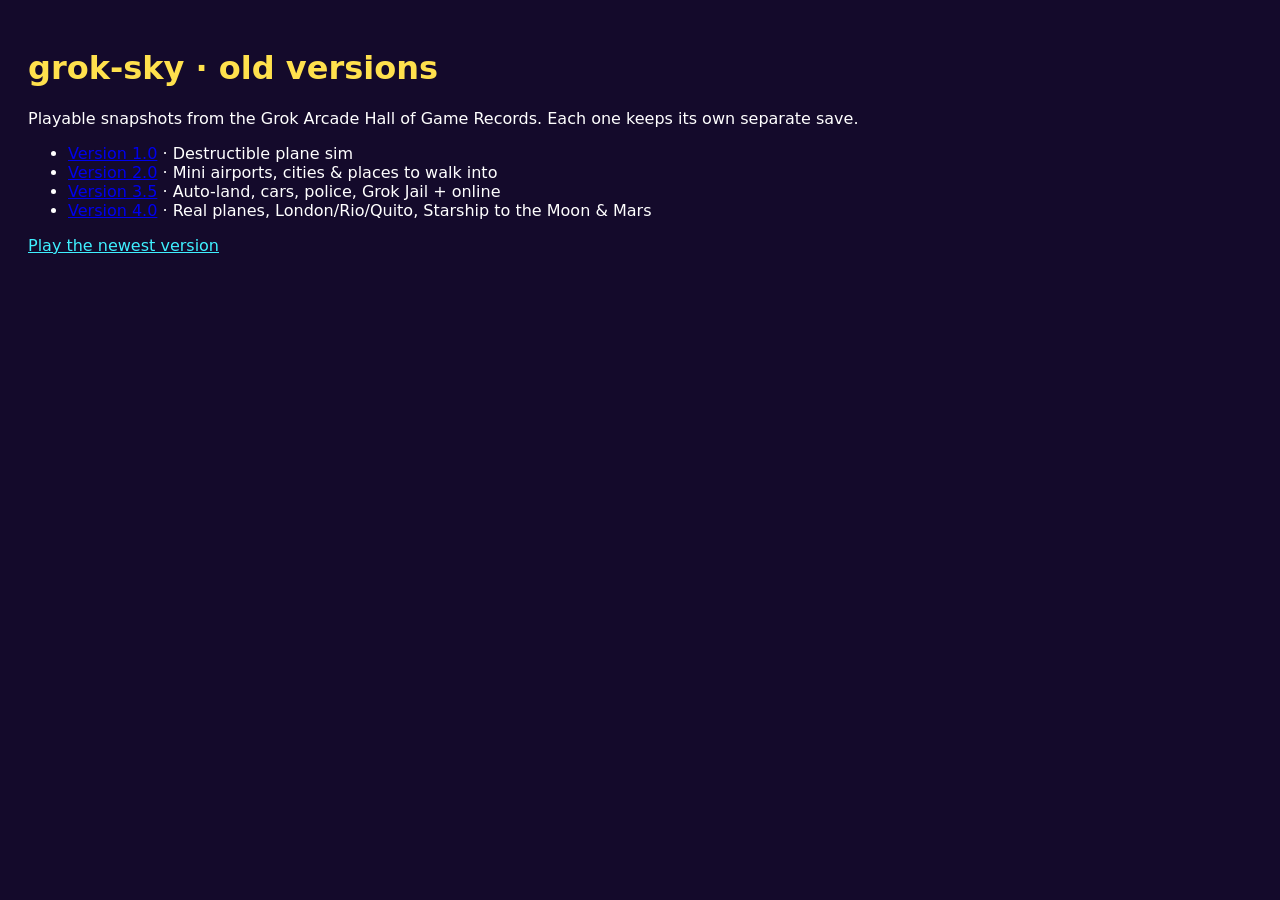
<file: versions/index.html>
<!doctype html><meta charset="utf-8"><meta name="viewport" content="width=device-width,initial-scale=1"><meta name="robots" content="noindex"><title>grok-sky old versions</title><body style="font-family:system-ui;background:#140a2b;color:#fff;padding:20px"><h1 style="color:#ffe14d">grok-sky &middot; old versions</h1><p>Playable snapshots from the Grok Arcade Hall of Game Records. Each one keeps its own separate save.</p><ul><li><a href="v1/">Version 1.0</a> &middot; Destructible plane sim</li><li><a href="v2/">Version 2.0</a> &middot; Mini airports, cities & places to walk into</li><li><a href="v3-5/">Version 3.5</a> &middot; Auto-land, cars, police, Grok Jail + online</li><li><a href="v4/">Version 4.0</a> &middot; Real planes, London/Rio/Quito, Starship to the Moon & Mars</li></ul><p><a style="color:#3ff0ff" href="../">Play the newest version</a></p>
</file>
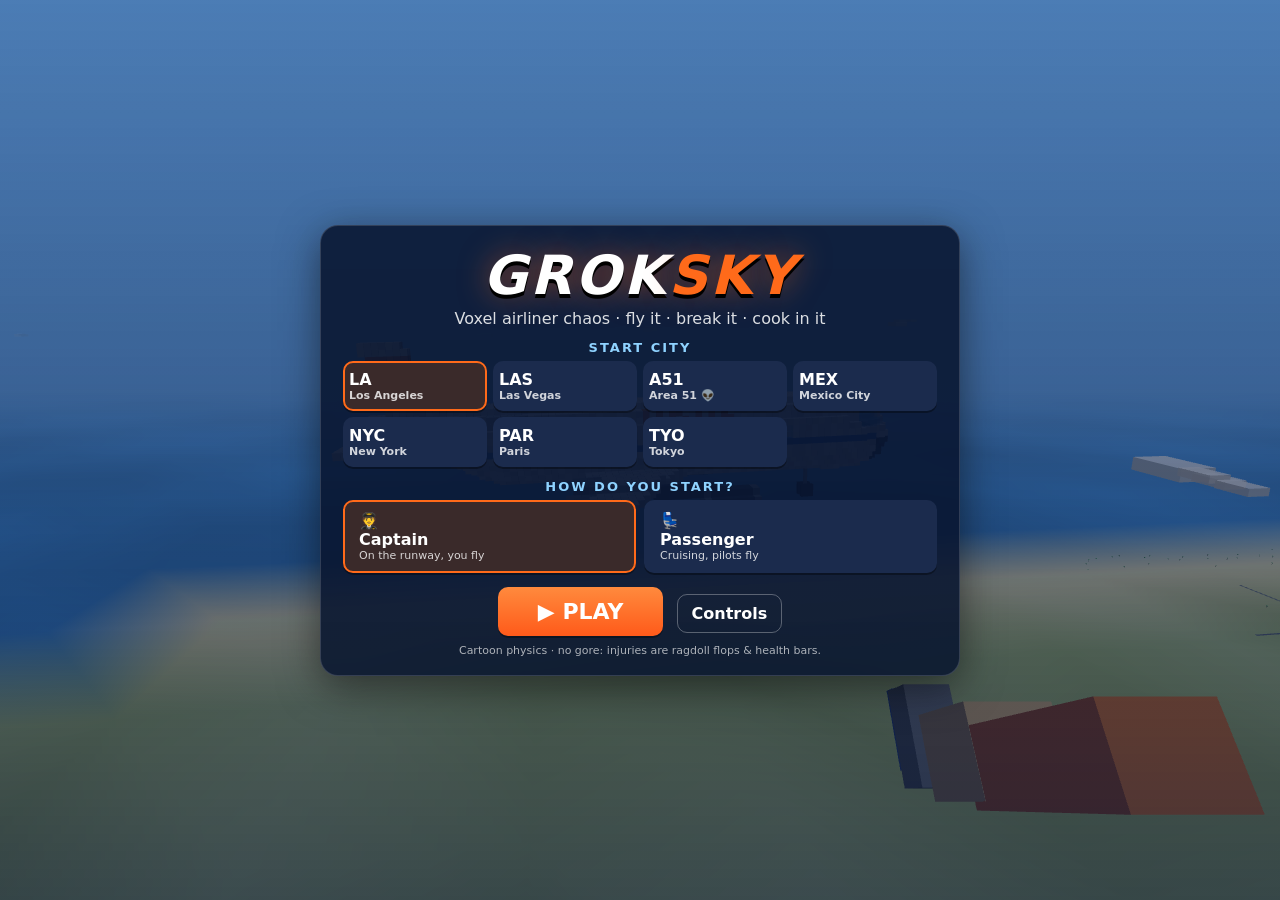
<file: versions/v1/index.html>
<!DOCTYPE html>
<html lang="en">
<head>
<script>/* Grok Arcade Hall of Game Records: archived old version 1.0 of grok-sky. Saves are kept separate from the newest version. */
(function(){var P='grokOldVersion.grok-sky.v1:';try{var S=Storage.prototype,g=S.getItem,s=S.setItem,r=S.removeItem;function L(t){try{return t===window.localStorage;}catch(e){return false;}}
S.getItem=function(k){return g.call(this,L(this)?P+k:k);};S.setItem=function(k,v){return s.call(this,L(this)?P+k:k,v);};S.removeItem=function(k){return r.call(this,L(this)?P+k:k);};}catch(e){}
window.GROK_OLD_VERSION={repo:'grok-sky',label:'v1',ver:'1.0',prefix:P};
function badge(){try{var d=document.createElement('div');d.id='grokOldVerBadge';d.setAttribute('style','position:fixed;left:50%;top:6px;transform:translateX(-50%);z-index:2147483647;background:rgba(20,10,43,.92);color:#ffe14d;font:bold 12px/1.3 system-ui,sans-serif;padding:6px 12px;border-radius:14px;border:2px solid #ff4fd8;box-shadow:0 2px 10px rgba(0,0,0,.4);pointer-events:none;transition:opacity .8s;text-align:center;max-width:90vw');d.textContent='\uD83D\uDCFC OLD VERSION 1.0 \u00b7 from the Hall of Game Records \u00b7 separate save';document.body.appendChild(d);setTimeout(function(){d.style.opacity='0';},6000);setTimeout(function(){if(d.parentNode)d.parentNode.removeChild(d);},7000);}catch(e){}}
if(document.readyState==='loading')document.addEventListener('DOMContentLoaded',badge);else badge();})();</script>
<meta name="robots" content="noindex">

<meta charset="utf-8">
<meta name="viewport" content="width=device-width, initial-scale=1, maximum-scale=1, user-scalable=no, viewport-fit=cover">
<meta name="apple-mobile-web-app-capable" content="yes">
<meta name="theme-color" content="#0b1a33">
<title>GROK SKY — Voxel Airliner Chaos</title>
<link rel="icon" href="data:image/svg+xml,%3Csvg xmlns=%22http://www.w3.org/2000/svg%22 viewBox=%220 0 16 16%22%3E%3Ctext y=%2214%22 font-size=%2214%22%3E%E2%9C%88%3C/text%3E%3C/svg%3E">
<link rel="stylesheet" href="style.css">
</head>
<body>
<div id="game"></div>

<div id="hud">
  <div id="hud-tl">
    <div class="logo-s">GROK<span>SKY</span></div>
    <div id="h-city">—</div>
    <div id="h-mode">—</div>
    <div id="h-obj"></div>
  </div>
  <div id="compass">N 000°</div>
  <div id="instr">
    <div class="row"><label>ALT</label><span id="i-alt">0 ft</span></div>
    <div class="row"><label>SPD</label><span id="i-spd">0 kts</span></div>
    <div class="row"><label>V/S</label><span id="i-vs">0</span></div>
    <div class="row"><label>HDG</label><span id="i-hdg">000°</span></div>
    <div class="row thr"><label>THR</label><div class="thrbar"><i id="i-thr"></i></div><span id="i-thrv">0%</span></div>
    <div id="i-flags"></div>
  </div>
  <canvas id="minimap" width="150" height="150"></canvas>
  <div id="vitals">
    <div class="bar"><label>❤️ HP</label><div><i id="v-hp" class="hp"></i></div><span id="v-hpt">100</span></div>
    <div class="bar"><label>🫁 O₂</label><div><i id="v-o2" class="o2"></i></div><span id="v-o2t">100</span></div>
    <div class="bar"><label>🎈 CABIN</label><div><i id="v-cab" class="cab"></i></div><span id="v-cabt">100%</span></div>
    <div class="bar"><label>✈️ PLANE</label><div><i id="v-int" class="int"></i></div><span id="v-intt">100%</span></div>
  </div>
  <div id="toolbar"></div>
  <div id="cross"></div>
  <div id="prompt"></div>
  <div id="alerts"></div>
  <div id="toasts"></div>
  <div id="labels"></div>
  <div id="vignette"></div>
  <div id="woozy"></div>
  <div id="flash"></div>
</div>

<div id="touch">
  <div id="joyzone"><div id="joybase"><div id="joyknob"></div></div></div>
  <div id="lookzone"></div>
  <div id="tbtns">
    <button class="tb big" data-act="action" data-hold="action">💥<small>ACTION</small></button>
    <button class="tb" data-act="interact">✋<small>USE</small></button>
    <button class="tb" data-act="grab">🫳<small>GRAB</small></button>
    <button class="tb" data-act="jump" data-hold="jump">⤒<small>JUMP</small></button>
  </div>
  <div id="ttop">
    <button class="ts" data-act="toolNext">🔧</button>
    <button class="ts" data-act="cam">🎥</button>
    <button class="ts" data-act="map">🗺</button>
    <button class="ts" data-act="pause">⏸</button>
  </div>
  <div id="tpilot">
    <button class="ts" data-act="gear">GEAR</button>
    <button class="ts" data-act="flaps">FLAP</button>
    <button class="ts" data-act="ap">AP</button>
    <button class="ts" data-act="brakeE" data-hold="brake">BRK</button>
    <button class="ts" data-act="yawLE" data-hold="yawL">◀</button>
    <button class="ts" data-act="yawRE" data-hold="yawR">▶</button>
  </div>
  <div id="thrtrack"><div id="thrknob">THR</div></div>
</div>

<div id="title" class="screen show">
  <div class="card">
    <h1 class="logo">GROK<span>SKY</span></h1>
    <p class="tag">Voxel airliner chaos · fly it · break it · cook in it</p>
    <h3>Start city</h3>
    <div id="cities"></div>
    <h3>How do you start?</h3>
    <div class="modes">
      <button class="mode sel" data-mode="pilot">🧑‍✈️ <b>Captain</b><span>On the runway, you fly</span></button>
      <button class="mode" data-mode="cabin">💺 <b>Passenger</b><span>Cruising, pilots fly</span></button>
    </div>
    <button id="play" class="go">▶ PLAY</button>
    <button id="t-help" class="small">Controls</button>
    <p class="fine">Cartoon physics · no gore: injuries are ragdoll flops &amp; health bars.</p>
  </div>
</div>

<div id="pause" class="screen">
  <div class="card">
    <h2>⏸ Paused</h2>
    <div class="grid2">
      <button id="p-resume" class="go">▶ Resume</button>
      <button id="p-map">🗺 Flight map / fast travel</button>
      <button id="p-pax">➕ Add passenger</button>
      <button id="p-crew">➕ Add crew</button>
      <button id="p-invert">Invert pitch: OFF</button>
      <button id="p-mute">Sound: ON</button>
      <button id="p-quality">Graphics</button>
      <button id="p-restart">↻ Restart flight</button>
      <button id="p-title">🏠 Title screen</button>
    </div>
    <h3>Achievements</h3>
    <div id="achlist"></div>
  </div>
</div>

<div id="over" class="screen">
  <div class="card">
    <h2 id="o-title">💥 CRASHED!</h2>
    <p id="o-sub"></p>
    <p id="o-stats"></p>
    <div class="grid2">
      <button id="o-retry" class="go">↻ Retry</button>
      <button id="o-map">🗺 Fast travel (new plane)</button>
      <button id="o-explore">🚶 Explore the wreck</button>
      <button id="o-titlebtn">🏠 Title</button>
    </div>
  </div>
</div>

<div id="mapScreen" class="screen">
  <div class="card wide">
    <h2>🗺 Flight plan — fast travel</h2>
    <canvas id="bigmap" width="660" height="400"></canvas>
    <div id="maplist"></div>
    <button id="m-close">✕ Close</button>
  </div>
</div>

<div id="cook" class="panel">
  <h2>🍳 Galley oven</h2>
  <p>Pick 1–3 ingredients. Check the labels... some of these have been in the fridge a <i>while</i>.</p>
  <div id="cook-ings"></div>
  <div class="row"><button id="cook-go" class="go">🔥 Into the oven</button><button id="cook-x">Cancel</button></div>
  <p class="fine">Take the tray out at 7–10 s for PERFECT. Too long and it burns... much too long and you'll need the extinguisher.</p>
</div>

<div id="keypad" class="panel">
  <h2>🔒 Flight deck access</h2>
  <div id="kp-disp">____</div>
  <div class="kp">
    <button data-k="1">1</button><button data-k="2">2</button><button data-k="3">3</button>
    <button data-k="4">4</button><button data-k="5">5</button><button data-k="6">6</button>
    <button data-k="7">7</button><button data-k="8">8</button><button data-k="9">9</button>
    <button data-k="C">⌫</button><button data-k="0">0</button><button data-k="E">✔</button>
  </div>
  <button id="kp-x">Close</button>
</div>

<div id="help" class="panel">
  <h2>Controls</h2>
  <div class="cols">
    <div><h3>🖥 Desktop</h3>
      <p><b>On foot:</b> WASD move · mouse look · Space jump · F use/interact · Left click tool · Right click (or R) grab/throw · X drop · 1-3 tools (hands/hammer/crowbar) · V camera · Tab map · Esc pause · P add passenger · M mute</p>
      <p><b>Pilot:</b> W/S pitch (W = nose down) · A/D roll · Q/E rudder · Shift/Ctrl throttle · G gear · Z flaps · B brakes · T autopilot · V chase/cockpit camera · F leave seat</p></div>
    <div><h3>📱 Phone</h3>
      <p>Left thumb: joystick (walk / pitch+roll) · Right side: drag to look · 💥 ACTION = use tool / spray · ✋ USE = interact · 🫳 GRAB = grab/throw · ⤒ JUMP (also parachute!) · 🔧 cycle tool · 🎥 camera · 🗺 map</p>
      <p><b>Pilot:</b> THR slider on the right, GEAR / FLAP / AP / BRK / ◀ ▶ rudder.</p></div>
  </div>
  <p class="fine">Tips: Takeoff ≈ 130 kts with flaps 1. Approach ≈ 140-150 kts, flaps 2, gear down. Masks drop when the cabin depressurises — stand near one and press USE. Below 10,000 ft the air is breathable.</p>
  <button id="help-x">Close</button>
</div>

<script src="three.min.js"></script>
<script src="js/util.js"></script>
<script src="js/voxel.js"></script>
<script src="js/world.js"></script>
<script src="js/plane.js"></script>
<script src="js/people.js"></script>
<script src="js/input.js"></script>
<script src="js/player.js"></script>
<script src="js/game.js"></script>
</body>
</html>
</file>
<file: versions/v1/style.css>
* { box-sizing: border-box; -webkit-tap-highlight-color: transparent; }
html, body { margin: 0; height: 100%; overflow: hidden; background: #0b1a33; font-family: system-ui, -apple-system, "Segoe UI", Roboto, sans-serif; color: #fff; user-select: none; -webkit-user-select: none; touch-action: none; }
#game canvas { display: block; width: 100vw; height: 100vh; }
button { font: inherit; cursor: pointer; border: 0; border-radius: 10px; padding: 9px 14px; background: #24365a; color: #fff; font-weight: 600; box-shadow: 0 2px 0 rgba(0,0,0,.35); }
button:hover { filter: brightness(1.15); }
button:disabled { opacity: .45; }
button.go { background: linear-gradient(#ff8a3d, #ff5a1a); color: #fff; }

/* ---------- HUD ---------- */
#hud { position: fixed; inset: 0; pointer-events: none; display: none; }
body.playing #hud { display: block; }
#hud-tl { position: absolute; left: calc(10px + env(safe-area-inset-left)); top: calc(8px + env(safe-area-inset-top)); max-width: 42vw; text-shadow: 0 1px 2px #000; font-size: 13px; }
.logo-s { font-weight: 900; letter-spacing: 1px; font-size: 15px; }
.logo-s span, .logo span { color: #ff6a1a; }
#h-city { font-weight: 700; }
#h-mode { opacity: .9; font-size: 12px; }
#h-obj { margin-top: 4px; font-size: 11.5px; background: rgba(0,0,0,.35); padding: 4px 7px; border-radius: 6px; max-width: 340px; }
#compass { position: absolute; left: 50%; top: calc(6px + env(safe-area-inset-top)); transform: translateX(-50%); background: rgba(0,0,0,.45); padding: 3px 12px; border-radius: 12px; font-weight: 800; font-size: 13px; letter-spacing: 1px; }
#instr { position: absolute; left: calc(10px + env(safe-area-inset-left)); top: 50%; transform: translateY(-50%); background: rgba(5,15,35,.55); border: 1px solid rgba(255,255,255,.15); padding: 7px 9px; border-radius: 10px; font-family: ui-monospace, Menlo, Consolas, monospace; font-size: 13px; min-width: 150px; }
#instr .row { display: flex; gap: 8px; align-items: center; line-height: 1.5; }
#instr label { color: #8fd3ff; width: 30px; font-size: 11px; }
#instr span { font-weight: 700; }
.thrbar { width: 60px; height: 10px; background: rgba(255,255,255,.15); border-radius: 5px; overflow: hidden; position: relative; }
.thrbar i { position: absolute; left: 0; top: 0; bottom: 0; width: 0; background: #ff8a3d; transition: none; }
#i-flags { display: flex; gap: 4px; margin-top: 5px; flex-wrap: wrap; }
#i-flags b { font-size: 10px; padding: 2px 5px; border-radius: 4px; background: rgba(255,255,255,.1); color: #aab; }
#i-flags b.on { background: #2ecc71; color: #032; }
#i-flags b.bad { background: #e74c3c; color: #fff; }
#minimap { position: absolute; right: calc(10px + env(safe-area-inset-right)); top: calc(8px + env(safe-area-inset-top)); width: 150px; height: 150px; border-radius: 50%; box-shadow: 0 2px 8px rgba(0,0,0,.5); }
#vitals { position: absolute; left: calc(10px + env(safe-area-inset-left)); bottom: calc(10px + env(safe-area-inset-bottom)); background: rgba(5,15,35,.5); padding: 6px 8px; border-radius: 10px; font-size: 11px; width: 210px; }
.bar { display: flex; align-items: center; gap: 6px; margin: 2px 0; }
.bar label { width: 66px; white-space: nowrap; }
.bar div { flex: 1; height: 9px; background: rgba(255,255,255,.15); border-radius: 5px; overflow: hidden; }
.bar i { display: block; height: 100%; width: 100%; }
.bar span { width: 40px; text-align: right; font-weight: 700; }
i.hp { background: #3ddc5a; } i.o2 { background: #4fc3ff; } i.cab { background: #c39bff; } i.int { background: #ffb13d; }
#toolbar { position: absolute; left: 50%; bottom: calc(10px + env(safe-area-inset-bottom)); transform: translateX(-50%); display: flex; gap: 6px; font-size: 12px; }
#toolbar span { background: rgba(0,0,0,.45); padding: 5px 8px; border-radius: 8px; opacity: .7; white-space: nowrap; }
#toolbar span.sel { opacity: 1; background: rgba(255,106,26,.8); }
#toolbar span.code { opacity: 1; background: #2e7d32; }
#cross { position: absolute; left: 50%; top: 50%; width: 6px; height: 6px; margin: -3px 0 0 -3px; border-radius: 50%; background: #fff; box-shadow: 0 0 3px #000; }
body.pilot #cross { display: none; }
#prompt { position: absolute; left: 50%; top: 58%; transform: translateX(-50%); background: rgba(0,0,0,.6); padding: 6px 12px; border-radius: 8px; font-weight: 700; font-size: 14px; display: none; white-space: nowrap; max-width: 90vw; overflow: hidden; text-overflow: ellipsis; }
#alerts { position: absolute; left: 50%; top: 40px; transform: translateX(-50%); text-align: center; }
#alerts div { background: rgba(200,20,20,.75); margin: 3px auto; padding: 4px 12px; border-radius: 8px; font-weight: 800; font-size: 13px; animation: blink 1s infinite; width: max-content; max-width: 70vw; }
@keyframes blink { 50% { opacity: .65; } }
#toasts { position: absolute; right: calc(12px + env(safe-area-inset-right)); top: 170px; width: 300px; display: flex; flex-direction: column; gap: 5px; align-items: flex-end; }
.toast { background: rgba(10,20,45,.85); border-left: 4px solid #8fd3ff; padding: 6px 10px; border-radius: 8px; font-size: 12.5px; transition: opacity .8s; max-width: 300px; }
.toast.good { border-color: #3ddc5a; } .toast.bad { border-color: #ff4b4b; } .toast.warn { border-color: #ffc23d; } .toast.ach { border-color: #ffd700; background: rgba(60,45,0,.9); }
.toast.fade { opacity: 0; }
#labels { position: absolute; inset: 0; overflow: hidden; }
.plabel { position: absolute; left: 0; top: 0; display: none; text-align: center; }
.plabel .say { background: #fff; color: #222; font-size: 12px; font-weight: 700; padding: 3px 7px; border-radius: 9px; margin-bottom: 3px; white-space: nowrap; box-shadow: 0 1px 3px rgba(0,0,0,.4); }
.plabel .hpb { width: 46px; height: 6px; background: rgba(0,0,0,.5); border-radius: 3px; margin: 0 auto; overflow: hidden; }
.plabel .hpb i { display: block; height: 100%; }
#vignette { position: absolute; inset: 0; background: radial-gradient(circle, transparent 30%, #000 85%); opacity: 0; }
#woozy { position: absolute; inset: 0; background: radial-gradient(circle, rgba(120,255,80,.0) 40%, rgba(90,200,40,.9) 100%); opacity: 0; transition: opacity 1s; }
#flash { position: absolute; inset: 0; background: rgba(255,60,60,.6); opacity: 0; transition: opacity .25s; }

/* ---------- screens ---------- */
.screen { position: fixed; inset: 0; display: none; align-items: center; justify-content: center; background: rgba(5,12,30,.55); z-index: 20; padding: env(safe-area-inset-top) env(safe-area-inset-right) env(safe-area-inset-bottom) env(safe-area-inset-left); }
.screen.show { display: flex; }
#title { background: linear-gradient(rgba(10,25,60,.35), rgba(10,25,60,.75)); }
.card { background: rgba(10,22,48,.88); border: 1px solid rgba(255,255,255,.15); border-radius: 18px; padding: 18px 22px; max-width: 640px; width: calc(100% - 20px); max-height: calc(100% - 16px); overflow-y: auto; text-align: center; box-shadow: 0 10px 40px rgba(0,0,0,.5); }
.card.wide { max-width: 760px; }
.logo { font-size: 54px; font-weight: 900; margin: 0; letter-spacing: 3px; text-shadow: 0 4px 0 #000, 0 0 30px rgba(255,106,26,.5); font-style: italic; }
.tag { margin: 2px 0 10px; opacity: .85; }
.card h3 { margin: 12px 0 6px; font-size: 13px; text-transform: uppercase; letter-spacing: 2px; color: #8fd3ff; }
#cities { display: grid; grid-template-columns: repeat(4, 1fr); gap: 6px; }
.city { display: flex; flex-direction: column; padding: 7px 4px; background: #1b2b4d; border: 2px solid transparent; }
.city b { font-size: 16px; } .city span { font-size: 11px; opacity: .8; }
.city.sel, .mode.sel { border-color: #ff6a1a; background: #3a2a2a; }
.modes { display: flex; gap: 8px; justify-content: center; }
.mode { display: flex; flex-direction: column; flex: 1; border: 2px solid transparent; background: #1b2b4d; }
.mode span { font-size: 11px; opacity: .8; font-weight: 400; }
#play { margin-top: 14px; font-size: 22px; padding: 12px 40px; }
.small { margin-left: 8px; background: transparent; border: 1px solid rgba(255,255,255,.3); box-shadow: none; }
.fine { font-size: 11px; opacity: .65; margin: 8px 0 0; }
.grid2 { display: grid; grid-template-columns: 1fr 1fr; gap: 7px; margin-top: 8px; }
#achlist { display: grid; grid-template-columns: 1fr 1fr; gap: 4px; text-align: left; font-size: 12px; }
#achlist div { opacity: .4; background: rgba(255,255,255,.05); padding: 4px 6px; border-radius: 6px; }
#achlist div.got { opacity: 1; background: rgba(255,215,0,.15); }
#achlist small { display: block; opacity: .7; }
#bigmap { width: 100%; height: auto; border-radius: 10px; }
#maplist { display: grid; grid-template-columns: 1fr 1fr; gap: 5px; margin: 8px 0; }
.mrow { display: flex; gap: 5px; align-items: center; background: rgba(255,255,255,.05); padding: 4px 6px; border-radius: 8px; }
.mrow b { flex: 1; text-align: left; font-size: 13px; }
.mrow button { padding: 6px 8px; font-size: 12px; }

/* ---------- panels ---------- */
.panel { position: fixed; left: 50%; top: 50%; transform: translate(-50%, -50%); background: rgba(10,22,48,.95); border: 1px solid rgba(255,255,255,.2); border-radius: 16px; padding: 14px 18px; z-index: 30; display: none; width: min(560px, calc(100vw - 20px)); max-height: calc(100vh - 16px); overflow-y: auto; text-align: center; }
.panel.show { display: block; }
.panel h2 { margin: 0 0 6px; }
.panel p { margin: 4px 0 8px; font-size: 13px; }
#cook-ings { display: grid; grid-template-columns: repeat(3, 1fr); gap: 6px; }
.ing { display: flex; flex-direction: column; align-items: center; font-size: 12px; padding: 6px 4px; background: #1b2b4d; border: 2px solid transparent; }
.ing .em { font-size: 26px; }
.ing.bad { color: #d6f5a0; }
.ing.sel { border-color: #ff6a1a; background: #3a2a2a; }
.panel .row { display: flex; gap: 8px; justify-content: center; margin-top: 10px; }
#keypad { width: 280px; }
#kp-disp { font-family: ui-monospace, monospace; font-size: 34px; letter-spacing: 10px; background: #031; color: #3f8; padding: 6px; border-radius: 8px; margin: 6px 0 10px; }
.kp { display: grid; grid-template-columns: repeat(3, 1fr); gap: 6px; margin-bottom: 8px; }
.kp button { font-size: 22px; padding: 10px; }
#help { z-index: 40; }
#help .cols { display: grid; grid-template-columns: 1fr 1fr; gap: 12px; text-align: left; font-size: 12.5px; }
#help h3 { margin: 4px 0; }

/* ---------- touch ---------- */
#touch { position: fixed; inset: 0; display: none; z-index: 10; pointer-events: none; }
body.touchdev.playing #touch { display: block; }
#joyzone { position: absolute; left: 0; top: 25%; bottom: 0; width: 42%; pointer-events: auto; }
#joybase { position: fixed; width: 120px; height: 120px; border-radius: 50%; background: rgba(255,255,255,.12); border: 2px solid rgba(255,255,255,.35); display: none; }
#joyknob { position: absolute; left: 35px; top: 35px; width: 50px; height: 50px; border-radius: 50%; background: rgba(255,255,255,.55); }
#lookzone { position: absolute; right: 0; top: 0; bottom: 0; width: 58%; pointer-events: auto; }
#tbtns { position: absolute; right: calc(12px + env(safe-area-inset-right)); bottom: calc(12px + env(safe-area-inset-bottom)); display: grid; grid-template-columns: 64px 64px; grid-template-rows: 64px 64px; gap: 8px; pointer-events: auto; }
.tb { width: 64px; height: 64px; border-radius: 50%; background: rgba(20,30,55,.6); border: 2px solid rgba(255,255,255,.4); font-size: 22px; padding: 0; display: flex; flex-direction: column; align-items: center; justify-content: center; line-height: 1; }
.tb small { font-size: 9px; margin-top: 2px; }
.tb.big { background: rgba(255,90,26,.6); }
.tb.on, .ts.on { background: rgba(255,255,255,.5); }
#ttop { position: absolute; right: calc(170px + env(safe-area-inset-right)); top: calc(8px + env(safe-area-inset-top)); display: flex; gap: 6px; pointer-events: auto; }
.ts { min-width: 40px; height: 36px; padding: 0 8px; border-radius: 10px; background: rgba(20,30,55,.6); border: 1px solid rgba(255,255,255,.35); font-size: 13px; }
#tpilot { position: absolute; right: calc(160px + env(safe-area-inset-right)); bottom: calc(12px + env(safe-area-inset-bottom)); display: none; grid-template-columns: repeat(3, auto); gap: 6px; pointer-events: auto; }
#thrtrack { position: absolute; right: calc(160px + env(safe-area-inset-right)); bottom: calc(100px + env(safe-area-inset-bottom)); width: 46px; height: 150px; border-radius: 12px; background: rgba(20,30,55,.55); border: 1px solid rgba(255,255,255,.35); display: none; pointer-events: auto; }
#thrknob { position: absolute; left: 3px; right: 3px; height: 28px; bottom: 0; background: #ff8a3d; border-radius: 8px; font-size: 10px; font-weight: 800; display: flex; align-items: center; justify-content: center; }
body.pilot #tpilot { display: grid; }
body.pilot #thrtrack { display: block; }
body.touchdev #instr { font-size: 11px; min-width: 120px; padding: 5px 7px; }
body.touchdev #toolbar { display: none; }
body.touchdev #vitals { width: 170px; font-size: 10px; bottom: calc(6px + env(safe-area-inset-bottom)); left: calc(50% - 85px); }
body.touchdev #h-obj { display: none; }
@media (max-height: 500px) {
  #minimap { width: 100px; height: 100px; }
  #toasts { top: 112px; width: 240px; }
  .toast { font-size: 11px; padding: 4px 8px; }
  #instr { top: 54%; }
  .logo { font-size: 36px; }
  .card { padding: 10px 14px; }
  #cities { grid-template-columns: repeat(7, 1fr); }
  .city b { font-size: 13px; } .city span { font-size: 9px; }
  #play { margin-top: 8px; padding: 8px 30px; font-size: 18px; }
  .card h3 { margin: 6px 0 4px; }
  #help .cols { font-size: 11px; }
  #ttop { right: calc(116px + env(safe-area-inset-right)); }
}
</file>
